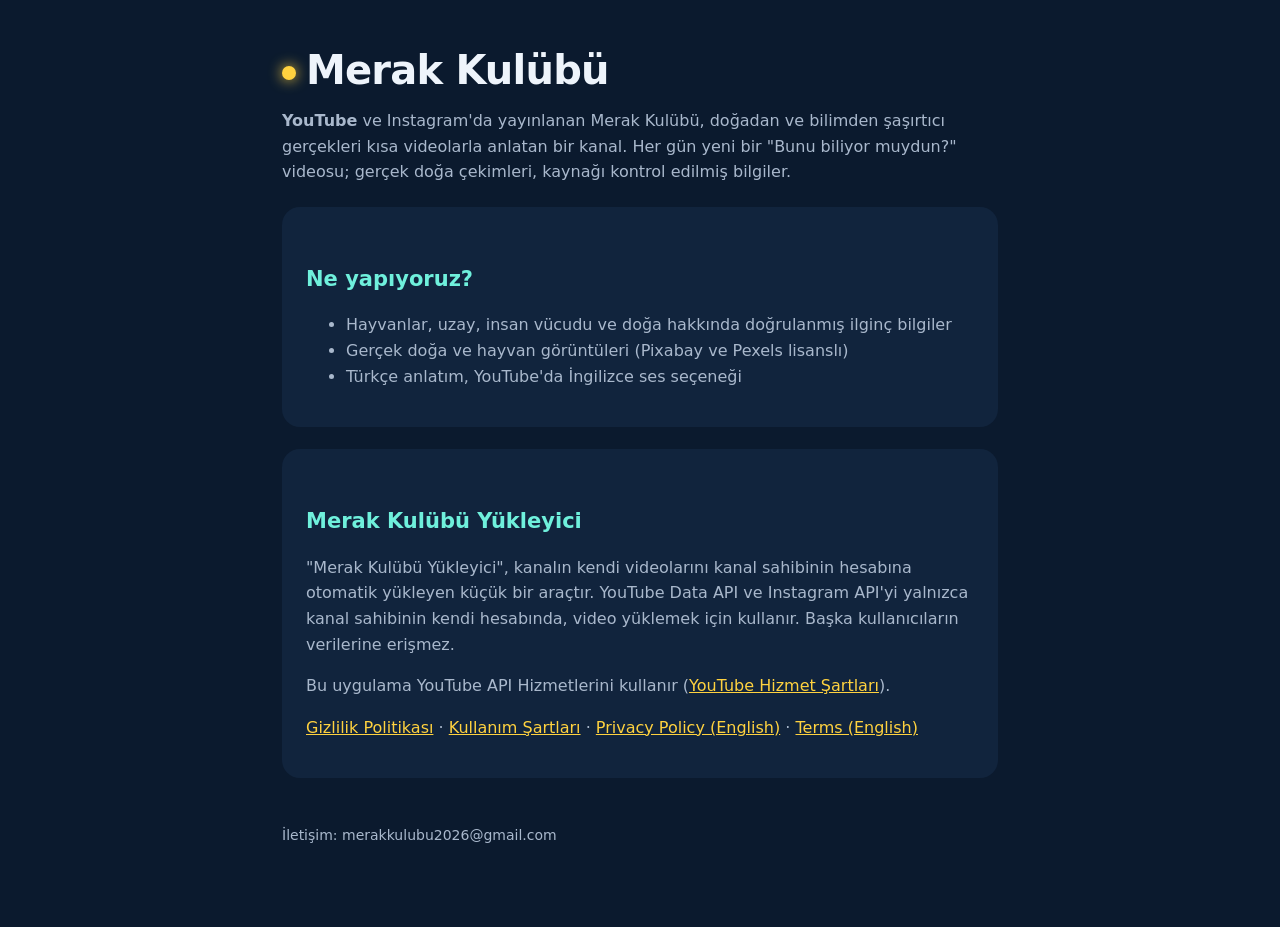
<file: index.html>
<!DOCTYPE html>
<html lang="tr"><head><meta charset="utf-8"><meta name="viewport" content="width=device-width,initial-scale=1">
<title>Merak Kulübü</title><meta name="description" content="Merak Kulübü: doğadan ve bilimden şaşırtıcı gerçekler, kısa videolarla.">
<link rel="stylesheet" href="style.css"></head>
<body><main>
<h1><span class="dot"></span>Merak Kulübü</h1>
<p><b>YouTube</b> ve Instagram'da yayınlanan Merak Kulübü, doğadan ve bilimden şaşırtıcı gerçekleri kısa videolarla anlatan bir kanal. Her gün yeni bir "Bunu biliyor muydun?" videosu; gerçek doğa çekimleri, kaynağı kontrol edilmiş bilgiler.</p>
<div class="card">
<h2>Ne yapıyoruz?</h2>
<ul>
<li>Hayvanlar, uzay, insan vücudu ve doğa hakkında doğrulanmış ilginç bilgiler</li>
<li>Gerçek doğa ve hayvan görüntüleri (Pixabay ve Pexels lisanslı)</li>
<li>Türkçe anlatım, YouTube'da İngilizce ses seçeneği</li>
</ul>
</div>
<div class="card">
<h2>Merak Kulübü Yükleyici</h2>
<p>"Merak Kulübü Yükleyici", kanalın kendi videolarını kanal sahibinin hesabına otomatik yükleyen küçük bir araçtır. YouTube Data API ve Instagram API'yi yalnızca kanal sahibinin kendi hesabında, video yüklemek için kullanır. Başka kullanıcıların verilerine erişmez.</p>
<p>Bu uygulama YouTube API Hizmetlerini kullanır (<a href="https://www.youtube.com/t/terms">YouTube Hizmet Şartları</a>).</p>
<p><a href="gizlilik.html">Gizlilik Politikası</a> · <a href="kosullar.html">Kullanım Şartları</a> · <a href="gizlilik.html#en">Privacy Policy (English)</a> · <a href="kosullar.html#en">Terms (English)</a></p>
</div>
<footer>İletişim: merakkulubu2026@gmail.com</footer>
</main></body></html>
</file>
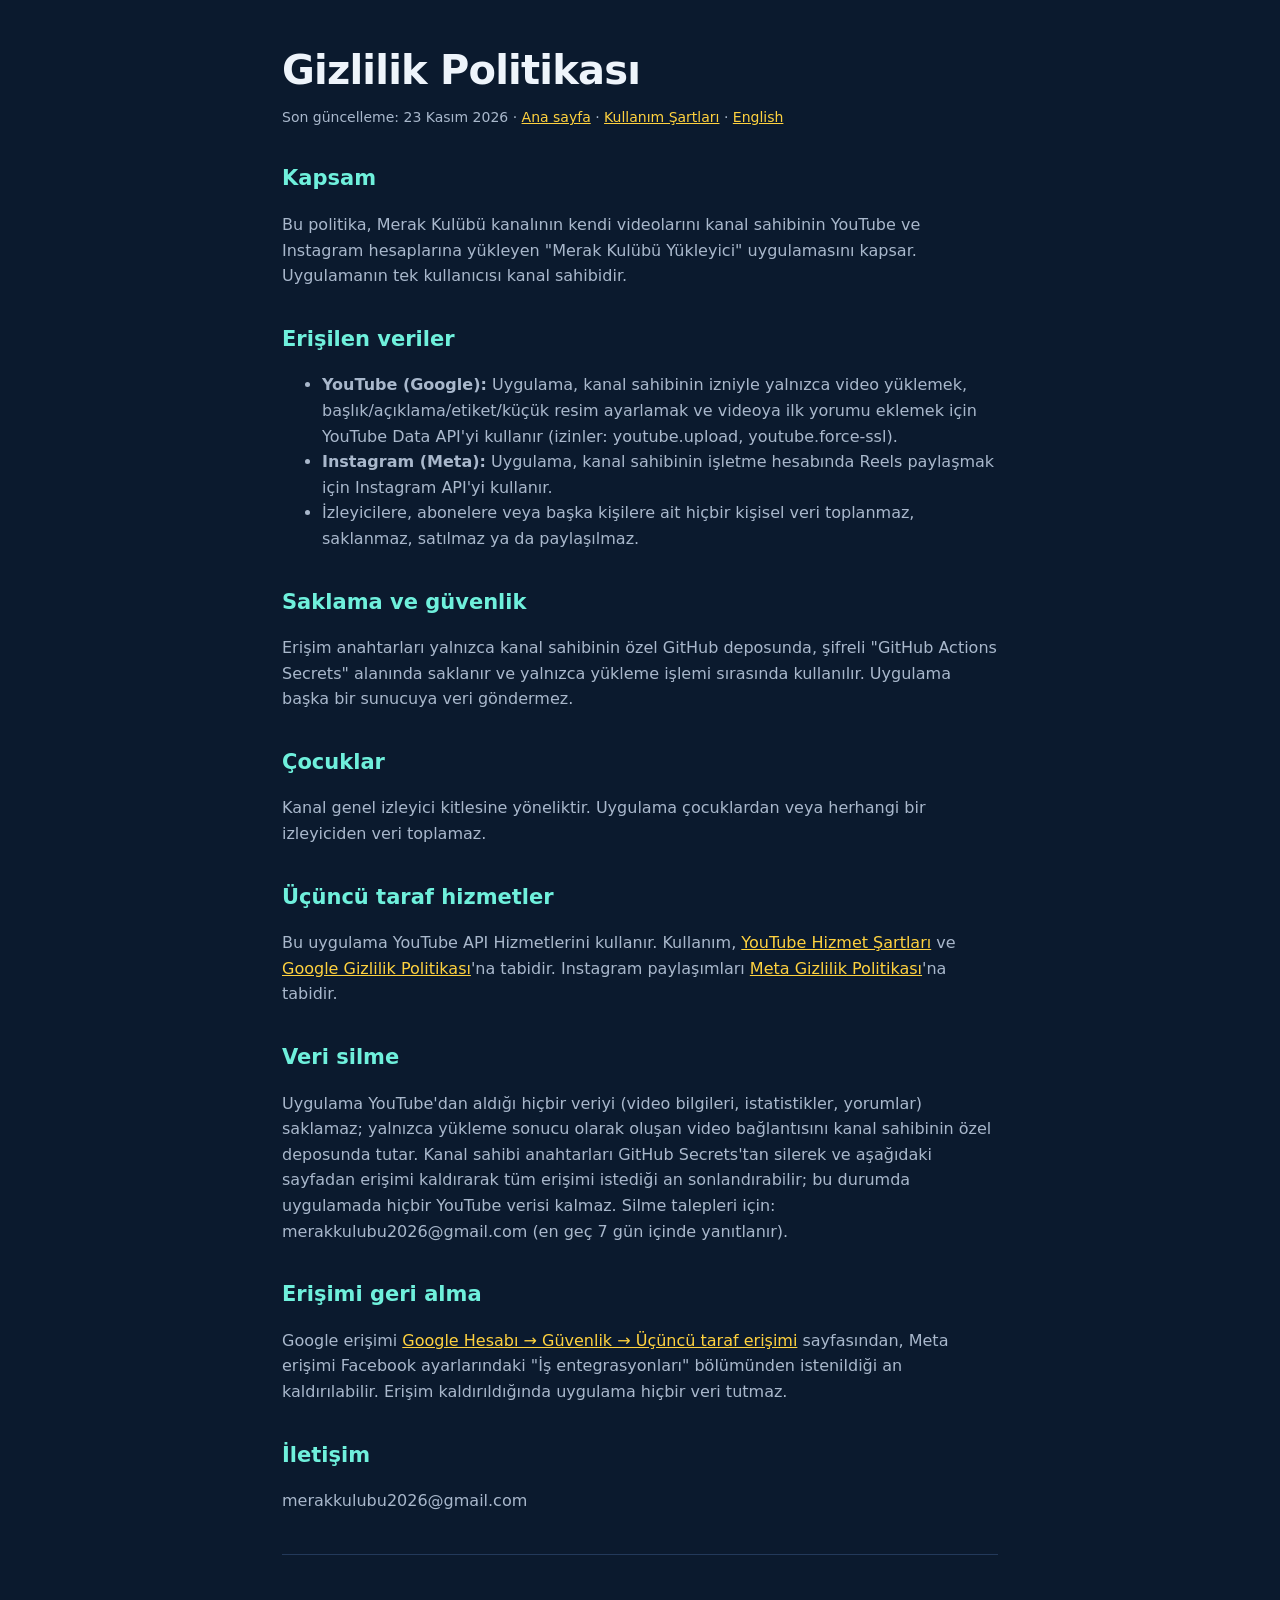
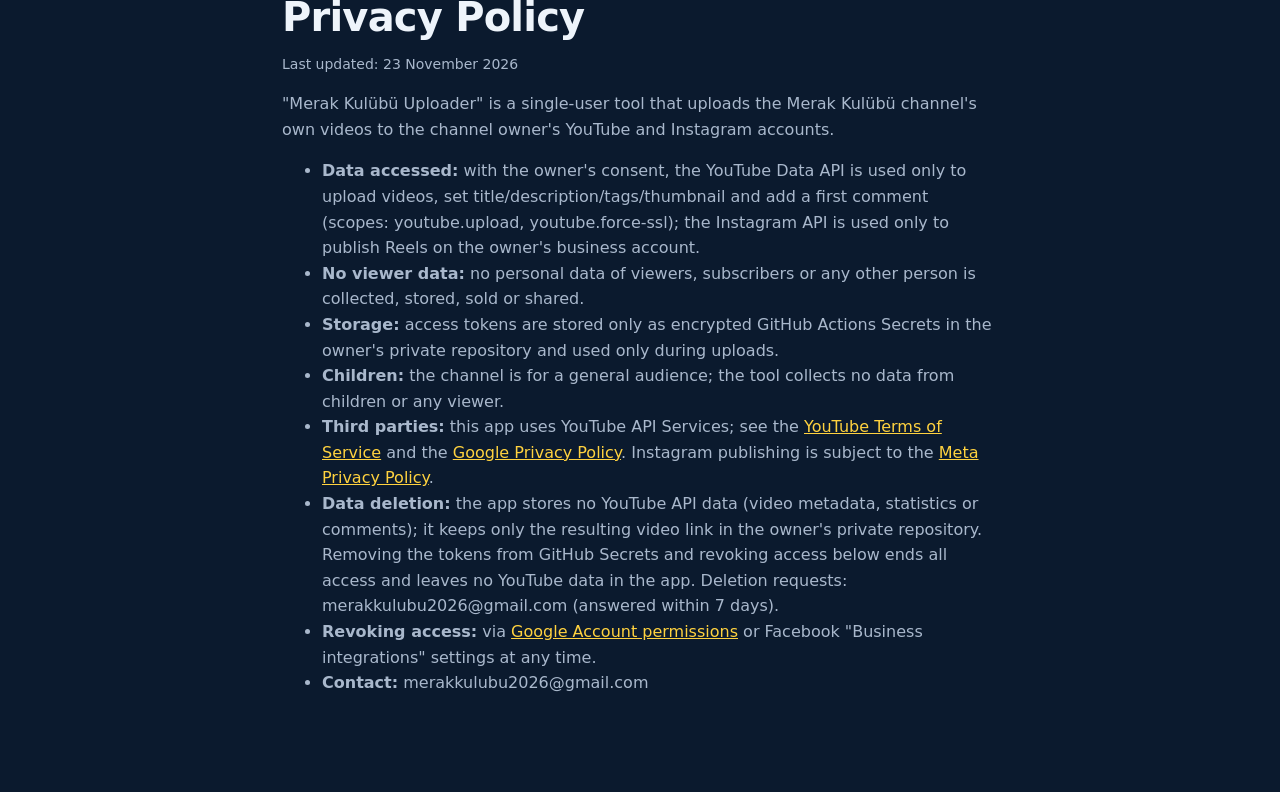
<file: gizlilik.html>
<!DOCTYPE html>
<html lang="tr"><head><meta charset="utf-8"><meta name="viewport" content="width=device-width,initial-scale=1">
<title>Gizlilik Politikası – Merak Kulübü</title><link rel="stylesheet" href="style.css"></head>
<body><main>
<h1>Gizlilik Politikası</h1>
<p class="small">Son güncelleme: 23 Kasım 2026 · <a href="index.html">Ana sayfa</a> · <a href="kosullar.html">Kullanım Şartları</a> · <a href="#en">English</a></p>

<h2>Kapsam</h2>
<p>Bu politika, Merak Kulübü kanalının kendi videolarını kanal sahibinin YouTube ve Instagram hesaplarına yükleyen "Merak Kulübü Yükleyici" uygulamasını kapsar. Uygulamanın tek kullanıcısı kanal sahibidir.</p>

<h2>Erişilen veriler</h2>
<ul>
<li><b>YouTube (Google):</b> Uygulama, kanal sahibinin izniyle yalnızca video yüklemek, başlık/açıklama/etiket/küçük resim ayarlamak ve videoya ilk yorumu eklemek için YouTube Data API'yi kullanır (izinler: youtube.upload, youtube.force-ssl).</li>
<li><b>Instagram (Meta):</b> Uygulama, kanal sahibinin işletme hesabında Reels paylaşmak için Instagram API'yi kullanır.</li>
<li>İzleyicilere, abonelere veya başka kişilere ait hiçbir kişisel veri toplanmaz, saklanmaz, satılmaz ya da paylaşılmaz.</li>
</ul>

<h2>Saklama ve güvenlik</h2>
<p>Erişim anahtarları yalnızca kanal sahibinin özel GitHub deposunda, şifreli "GitHub Actions Secrets" alanında saklanır ve yalnızca yükleme işlemi sırasında kullanılır. Uygulama başka bir sunucuya veri göndermez.</p>

<h2>Çocuklar</h2>
<p>Kanal genel izleyici kitlesine yöneliktir. Uygulama çocuklardan veya herhangi bir izleyiciden veri toplamaz.</p>

<h2>Üçüncü taraf hizmetler</h2>
<p>Bu uygulama YouTube API Hizmetlerini kullanır. Kullanım, <a href="https://www.youtube.com/t/terms">YouTube Hizmet Şartları</a> ve <a href="https://policies.google.com/privacy">Google Gizlilik Politikası</a>'na tabidir. Instagram paylaşımları <a href="https://privacycenter.instagram.com/policy">Meta Gizlilik Politikası</a>'na tabidir.</p>

<h2>Veri silme</h2>
<p>Uygulama YouTube'dan aldığı hiçbir veriyi (video bilgileri, istatistikler, yorumlar) saklamaz; yalnızca yükleme sonucu olarak oluşan video bağlantısını kanal sahibinin özel deposunda tutar. Kanal sahibi anahtarları GitHub Secrets'tan silerek ve aşağıdaki sayfadan erişimi kaldırarak tüm erişimi istediği an sonlandırabilir; bu durumda uygulamada hiçbir YouTube verisi kalmaz. Silme talepleri için: merakkulubu2026@gmail.com (en geç 7 gün içinde yanıtlanır).</p>

<h2>Erişimi geri alma</h2>
<p>Google erişimi <a href="https://myaccount.google.com/permissions">Google Hesabı → Güvenlik → Üçüncü taraf erişimi</a> sayfasından, Meta erişimi Facebook ayarlarındaki "İş entegrasyonları" bölümünden istenildiği an kaldırılabilir. Erişim kaldırıldığında uygulama hiçbir veri tutmaz.</p>

<h2>İletişim</h2>
<p>merakkulubu2026@gmail.com</p>

<hr style="border:none;border-top:1px solid #23395a;margin:40px 0">
<h1 id="en">Privacy Policy</h1>
<p class="small">Last updated: 23 November 2026</p>
<p>"Merak Kulübü Uploader" is a single-user tool that uploads the Merak Kulübü channel's own videos to the channel owner's YouTube and Instagram accounts.</p>
<ul>
<li><b>Data accessed:</b> with the owner's consent, the YouTube Data API is used only to upload videos, set title/description/tags/thumbnail and add a first comment (scopes: youtube.upload, youtube.force-ssl); the Instagram API is used only to publish Reels on the owner's business account.</li>
<li><b>No viewer data:</b> no personal data of viewers, subscribers or any other person is collected, stored, sold or shared.</li>
<li><b>Storage:</b> access tokens are stored only as encrypted GitHub Actions Secrets in the owner's private repository and used only during uploads.</li>
<li><b>Children:</b> the channel is for a general audience; the tool collects no data from children or any viewer.</li>
<li><b>Third parties:</b> this app uses YouTube API Services; see the <a href="https://www.youtube.com/t/terms">YouTube Terms of Service</a> and the <a href="https://policies.google.com/privacy">Google Privacy Policy</a>. Instagram publishing is subject to the <a href="https://privacycenter.instagram.com/policy">Meta Privacy Policy</a>.</li>
<li><b>Data deletion:</b> the app stores no YouTube API data (video metadata, statistics or comments); it keeps only the resulting video link in the owner's private repository. Removing the tokens from GitHub Secrets and revoking access below ends all access and leaves no YouTube data in the app. Deletion requests: merakkulubu2026@gmail.com (answered within 7 days).</li>
<li><b>Revoking access:</b> via <a href="https://myaccount.google.com/permissions">Google Account permissions</a> or Facebook "Business integrations" settings at any time.</li>
<li><b>Contact:</b> merakkulubu2026@gmail.com</li>
</ul>
</main></body></html>
</file>
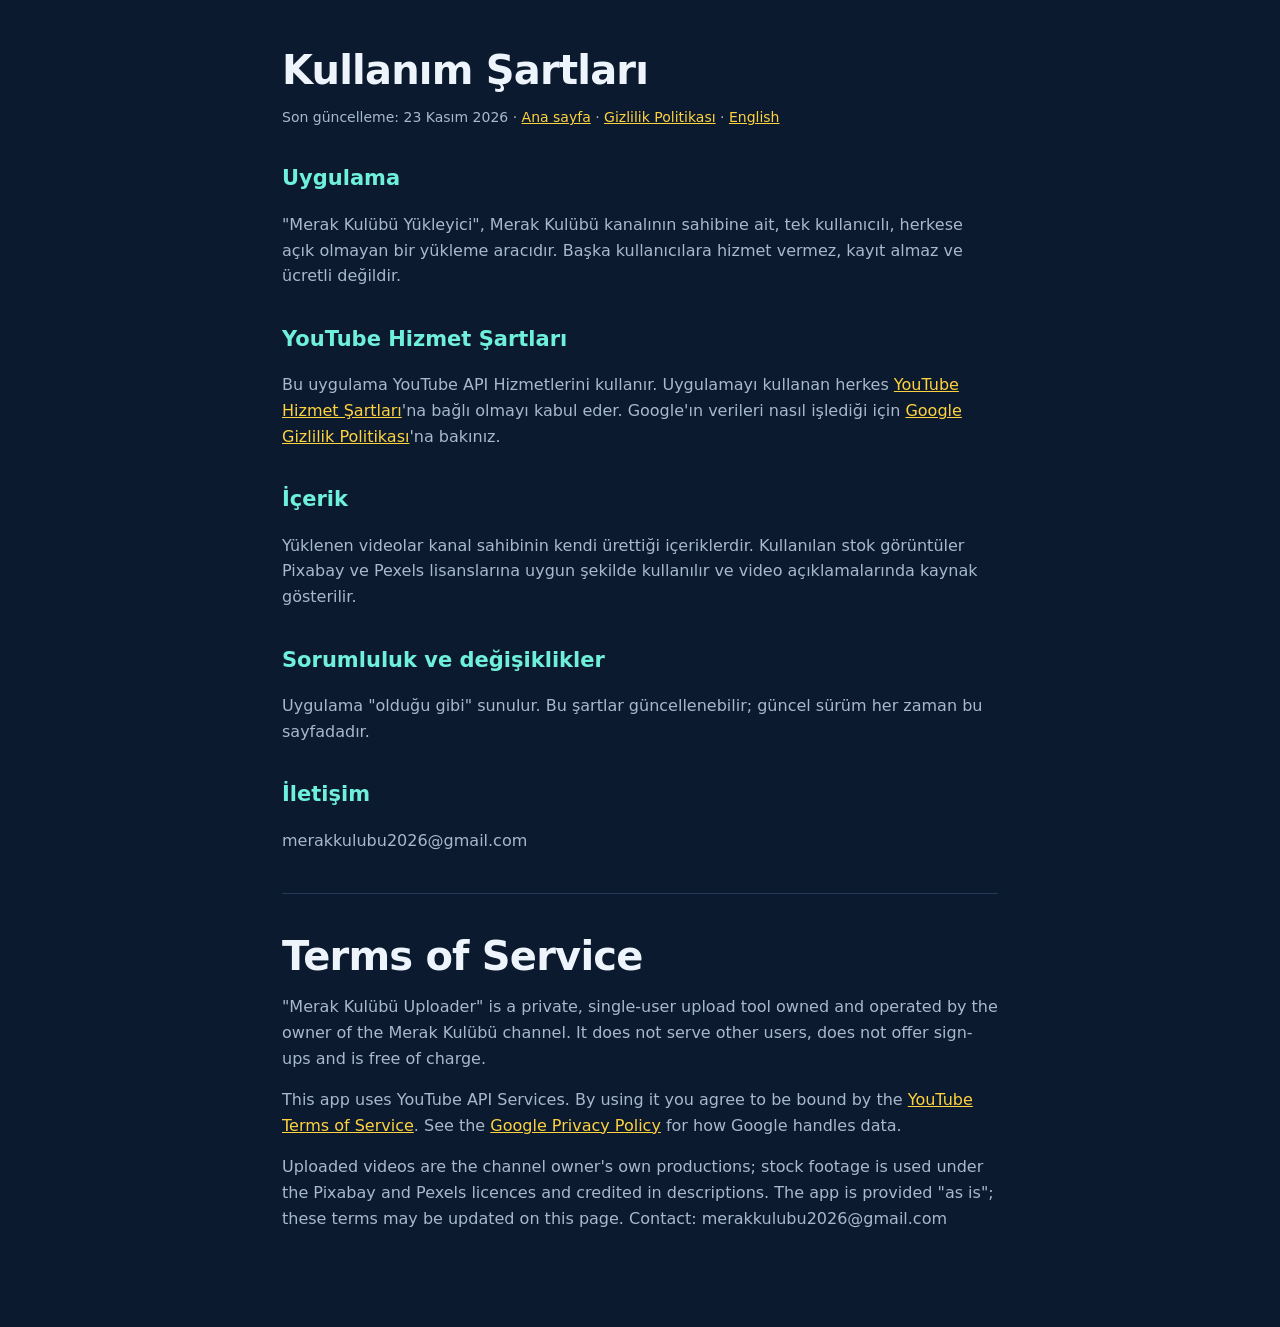
<file: kosullar.html>
<!DOCTYPE html>
<html lang="tr"><head><meta charset="utf-8"><meta name="viewport" content="width=device-width,initial-scale=1">
<title>Kullanım Şartları – Merak Kulübü</title><link rel="stylesheet" href="style.css"></head>
<body><main>
<h1>Kullanım Şartları</h1>
<p class="small">Son güncelleme: 23 Kasım 2026 · <a href="index.html">Ana sayfa</a> · <a href="gizlilik.html">Gizlilik Politikası</a> · <a href="#en">English</a></p>
<h2>Uygulama</h2>
<p>"Merak Kulübü Yükleyici", Merak Kulübü kanalının sahibine ait, tek kullanıcılı, herkese açık olmayan bir yükleme aracıdır. Başka kullanıcılara hizmet vermez, kayıt almaz ve ücretli değildir.</p>
<h2>YouTube Hizmet Şartları</h2>
<p>Bu uygulama YouTube API Hizmetlerini kullanır. Uygulamayı kullanan herkes <a href="https://www.youtube.com/t/terms">YouTube Hizmet Şartları</a>'na bağlı olmayı kabul eder. Google'ın verileri nasıl işlediği için <a href="https://policies.google.com/privacy">Google Gizlilik Politikası</a>'na bakınız.</p>
<h2>İçerik</h2>
<p>Yüklenen videolar kanal sahibinin kendi ürettiği içeriklerdir. Kullanılan stok görüntüler Pixabay ve Pexels lisanslarına uygun şekilde kullanılır ve video açıklamalarında kaynak gösterilir.</p>
<h2>Sorumluluk ve değişiklikler</h2>
<p>Uygulama "olduğu gibi" sunulur. Bu şartlar güncellenebilir; güncel sürüm her zaman bu sayfadadır.</p>
<h2>İletişim</h2>
<p>merakkulubu2026@gmail.com</p>
<hr style="border:none;border-top:1px solid #23395a;margin:40px 0">
<h1 id="en">Terms of Service</h1>
<p>"Merak Kulübü Uploader" is a private, single-user upload tool owned and operated by the owner of the Merak Kulübü channel. It does not serve other users, does not offer sign-ups and is free of charge.</p>
<p>This app uses YouTube API Services. By using it you agree to be bound by the <a href="https://www.youtube.com/t/terms">YouTube Terms of Service</a>. See the <a href="https://policies.google.com/privacy">Google Privacy Policy</a> for how Google handles data.</p>
<p>Uploaded videos are the channel owner's own productions; stock footage is used under the Pixabay and Pexels licences and credited in descriptions. The app is provided "as is"; these terms may be updated on this page. Contact: merakkulubu2026@gmail.com</p>
</main></body></html>
</file>
<file: style.css>
:root{--bg:#0b1a2e;--card:#11243d;--ink:#eef4fb;--muted:#a9b8cc;--acc:#ffd23f;--teal:#6ff0dc}
*{box-sizing:border-box}body{margin:0;font-family:system-ui,-apple-system,"Segoe UI",Roboto,sans-serif;background:var(--bg);color:var(--ink);line-height:1.6}
main{max-width:760px;margin:0 auto;padding:48px 22px 80px}h1{font-size:40px;line-height:1.1;margin:0 0 8px;letter-spacing:-.02em}
h2{font-size:21px;margin:34px 0 8px;color:var(--teal)}p,li{color:var(--muted)}a{color:var(--acc)}
.dot{display:inline-block;width:14px;height:14px;border-radius:50%;background:var(--acc);box-shadow:0 0 14px var(--acc);margin-right:10px;vertical-align:middle}
.card{background:var(--card);border-radius:18px;padding:22px 24px;margin:22px 0}.small{font-size:14px}footer{margin-top:46px;font-size:14px;color:var(--muted)}
</file>
